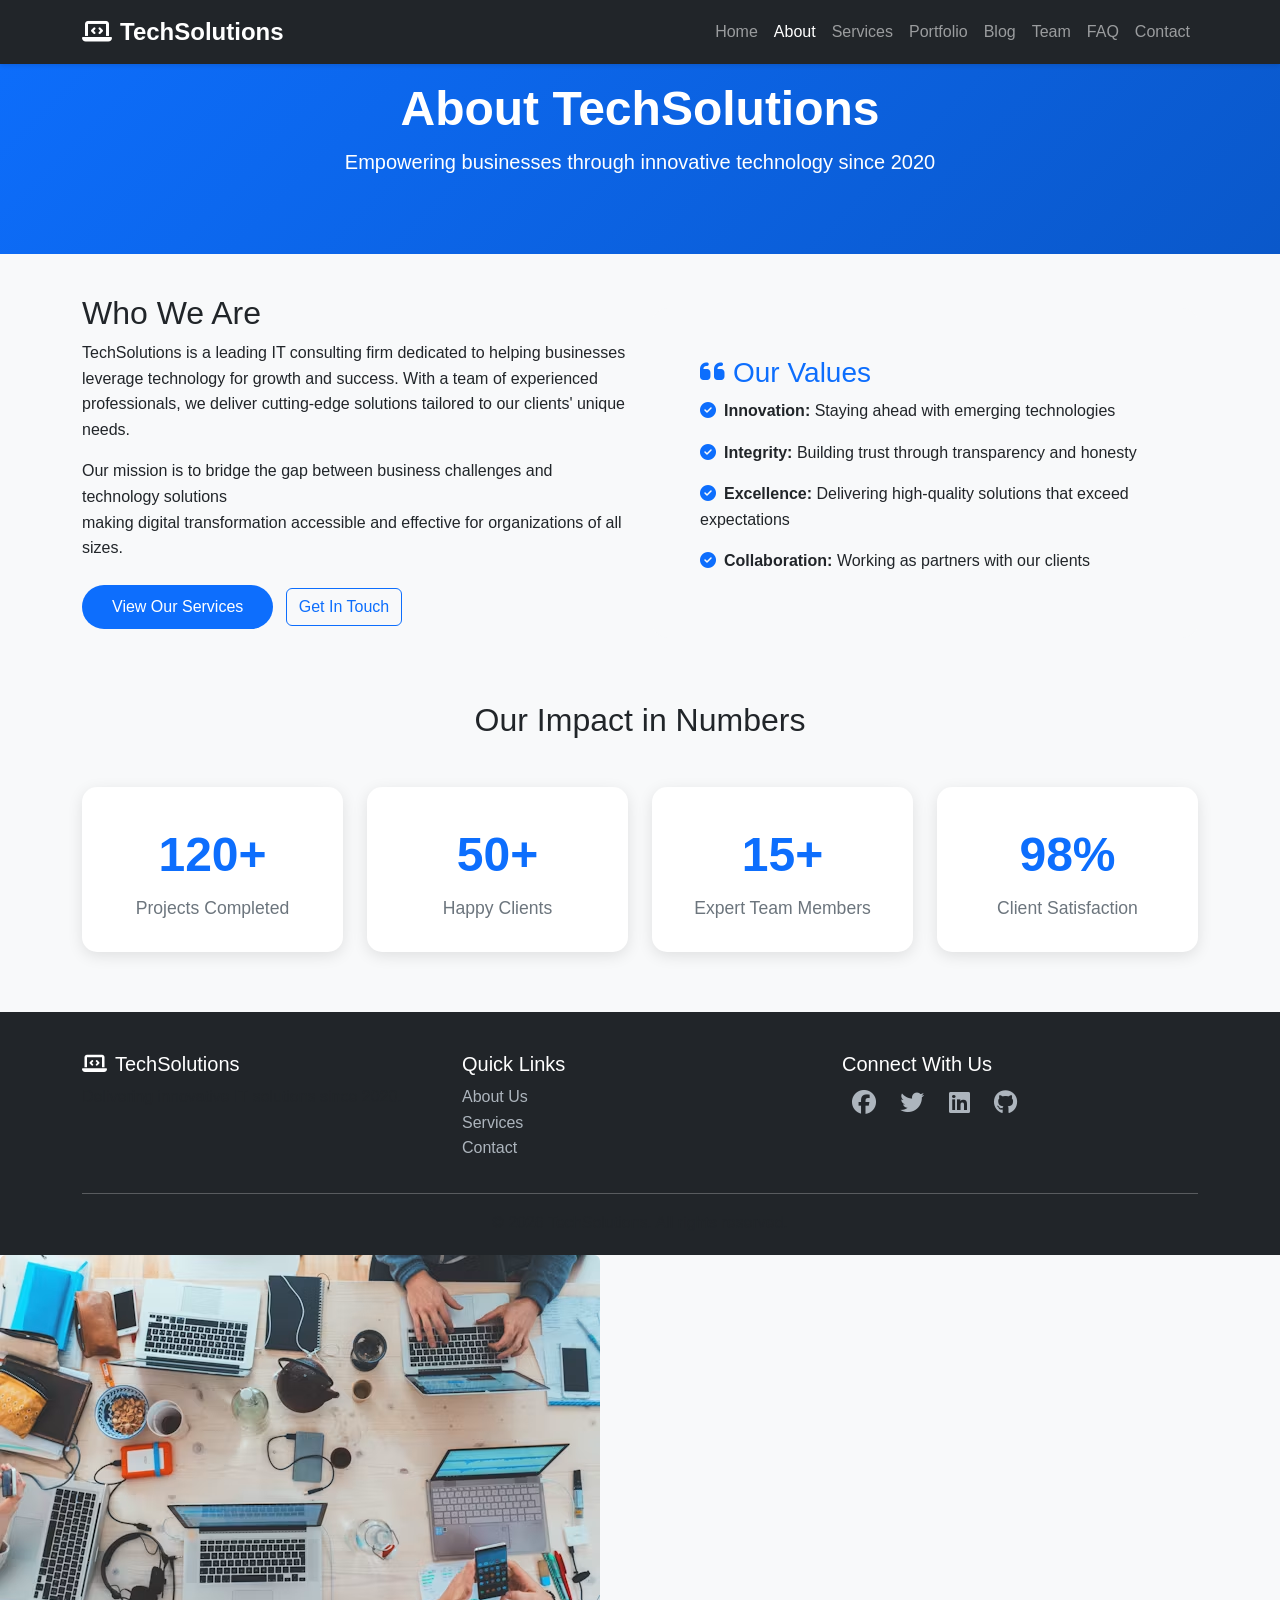
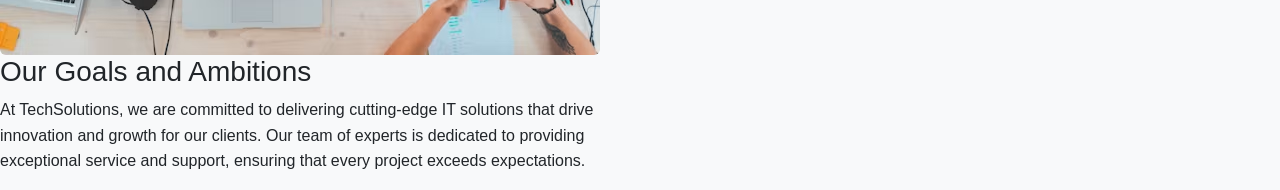
<file: about.html>
<!DOCTYPE html>
<html lang="en">
<head>
    <meta charset="UTF-8">
    <meta name="viewport" content="width=device-width, initial-scale=1.0">
    <title>About Us - TechSolutions</title>
    
    <!-- Bootstrap 5 CSS -->
    <link href="https://cdn.jsdelivr.net/npm/bootstrap@5.3.0/dist/css/bootstrap.min.css" rel="stylesheet">
    
    <!-- Custom CSS -->
<link rel="stylesheet" href="style.css">

    <!-- Font Awesome Icons -->
    <link rel="stylesheet" href="https://cdnjs.cloudflare.com/ajax/libs/font-awesome/6.4.0/css/all.min.css">
    
    <!-- Custom CSS -->
    <style>
        body {
            font-family: 'Segoe UI', Tahoma, Geneva, Verdana, sans-serif;
            background-color: #f8f9fa;
        }
        
        .page-header {
            background: linear-gradient(135deg, #0d6efd 0%, #0a58ca 100%);
            color: white;
            padding: 80px 0 60px;
            margin-bottom: 40px;
        }
        
        .page-header h1 {
            font-size: 3rem;
            font-weight: 700;
        }
        
        .stats-card {
            background: white;
            border-radius: 15px;
            padding: 30px;
            text-align: center;
            box-shadow: 0 4px 15px rgba(0,0,0,0.1);
            transition: transform 0.3s ease;
            height: 100%;
        }
        
        .stats-card:hover {
            transform: translateY(-5px);
        }
        
        .stats-number {
            font-size: 3rem;
            font-weight: 700;
            color: #0d6efd;
        }
        
        .stats-label {
            color: #6c757d;
            font-size: 1.1rem;
        }
        
        .footer {
            background-color: #212529;
            color: white;
            padding: 40px 0 20px;
            margin-top: 60px;
        }
        
        .footer a {
            color: #adb5bd;
            text-decoration: none;
        }
        
        .footer a:hover {
            color: white;
        }
        
        .footer .social-icons a {
            font-size: 1.5rem;
            margin: 0 10px;
        }
    </style>
</head>
<body>
    
    <!-- Navigation (SAME as index.html) -->
    <nav class="navbar navbar-expand-lg navbar-dark bg-dark fixed-top">
        <div class="container">

            <a class="navbar-brand fw-bold" href="index.html">
                <i class="fas fa-laptop-code me-2"></i>TechSolutions

            </a>
            <button class="navbar-toggler" type="button" data-bs-toggle="collapse" data-bs-target="#navbarNav">
                <span class="navbar-toggler-icon"></span>
            </button>
            <div class="collapse navbar-collapse" id="navbarNav">
                <ul class="navbar-nav ms-auto">
                    <li class="nav-item">
                        <a class="nav-link" href="index.html">Home</a>
                    </li>
                    <li class="nav-item">
                        <a class="nav-link active" href="about.html">About</a>
                    </li>
                    <li class="nav-item">
                        <a class="nav-link" href="services.html">Services</a>
                    </li>
                    <li class="nav-item">
                        <a class="nav-link" href="portfolio.html">Portfolio</a>
                    </li>
                    <li class="nav-item">
                        <a class="nav-link" href="blog.html">Blog</a>
                    </li>
                    <li class="nav-item">
                        <a class="nav-link" href="team.html">Team</a>
                    </li>
                    <li class="nav-item">
                        <a class="nav-link" href="faq.html">FAQ</a>
                    </li>
                    <li class="nav-item">
                        <a class="nav-link" href="contact.html">Contact</a>
                    </li>
                </ul>
            </div>
        </div>
    </nav>
    
    <!-- Page Header -->
    <section class="page-header">
        <div class="container text-center">
            <h1>About TechSolutions</h1>
            <p class="lead">Empowering businesses through innovative technology since 2020</p>
        </div>
    </section>

    
    <!-- Company Info -->
    <section class="container mb-5">
        <div class="row align-items-center">
            <div class="col-lg-6 mb-4">
                <h2>Who We Are</h2>
                <p>TechSolutions is a leading IT consulting firm dedicated to helping businesses leverage technology for growth and success. With a team of experienced professionals, we deliver cutting-edge solutions tailored to our clients' unique needs.</p>
                <p>Our mission is to bridge the gap between business challenges and technology solutions<br> making digital transformation accessible and effective for organizations of all sizes.</p>
                <div class="mt-4">
                    <a href="services.html" class="btn btn-primary">View Our Services</a>
                    <a href="contact.html" class="btn btn-outline-primary ms-2">Get In Touch</a>
                </div>
            </div>
            <div class="col-lg-6">
                <div class="bg-light p-5 rounded-4">
                    <h3 class="text-primary"><i class="fas fa-quote-left me-2"></i>Our Values</h3>
                    <ul class="list-unstyled">
                        <li class="mb-3"><i class="fas fa-check-circle text-primary me-2"></i><strong>Innovation:</strong> Staying ahead with emerging technologies</li>
                        <li class="mb-3"><i class="fas fa-check-circle text-primary me-2"></i><strong>Integrity:</strong> Building trust through transparency and honesty</li>
                        <li class="mb-3"><i class="fas fa-check-circle text-primary me-2"></i><strong>Excellence:</strong> Delivering high-quality solutions that exceed expectations</li>
                        <li class="mb-3"><i class="fas fa-check-circle text-primary me-2"></i><strong>Collaboration:</strong> Working as partners with our clients</li>
                    </ul>
                </div>
            </div>
        </div>
    </section>

    
    <!-- Statistics -->
    <section class="container mb-5">
        <h2 class="text-center mb-5">Our Impact in Numbers</h2>
        <div class="row g-4">
            <div class="col-md-3">
                <div class="stats-card">
                    <div class="stats-number">120+</div>
                    <div class="stats-label">Projects Completed</div>
                </div>
            </div>
            <div class="col-md-3">
                <div class="stats-card">
                    <div class="stats-number">50+</div>
                    <div class="stats-label">Happy Clients</div>
                </div>
            </div>
            <div class="col-md-3">
                <div class="stats-card">
                    <div class="stats-number">15+</div>
                    <div class="stats-label">Expert Team Members</div>
                </div>
            </div>
            <div class="col-md-3">
                <div class="stats-card">
                    <div class="stats-number">98%</div>
                    <div class="stats-label">Client Satisfaction</div>
                </div>
            </div>
        </div>
    </section>

    
    <!-- Footer -->

    <footer class="footer">
        <div class="container">
            <div class="row">
                <div class="col-md-4">
                    <h5><i class="fas fa-laptop-code me-2"></i>TechSolutions</h5>
                    <p class="text-muted">Delivering innovative IT solutions since 2020.</p>
                </div>
                <div class="col-md-4">
                    <h5>Quick Links</h5>
                    <ul class="list-unstyled">
                        <li><a href="about.html">About Us</a></li>
                        <li><a href="services.html">Services</a></li>
                        <li><a href="contact.html">Contact</a></li>
                    </ul>
                </div>
                <div class="col-md-4">
                    <h5>Connect With Us</h5>
                    <div class="social-icons">
                        <a href="#"><i class="fab fa-facebook"></i></a>
                        <a href="#"><i class="fab fa-twitter"></i></a>
                        <a href="#"><i class="fab fa-linkedin"></i></a>
                        <a href="#"><i class="fab fa-github"></i></a>
                    </div>
                </div>
            </div>
            <hr class="bg-secondary">
            <p class="text-center text-muted mb-0">&copy; 2026 TechSolutions. All rights reserved.</p>
        </div>
    </footer>
    
    <!-- Bootstrap 5 JS -->
    <script src="https://cdn.jsdelivr.net/npm/bootstrap@5.3.0/dist/js/bootstrap.bundle.min.js"></script>

    <div class="col-lg-6">
    <img src="images/project05.avif" alt="Our office" class="img-fluid rounded">
</div>

<!-- The company goals and ambitions -->
<div class="col-lg-6">
    <h3>Our Goals and Ambitions</h3>
    <p>At TechSolutions, we are committed to delivering cutting-edge IT solutions that drive innovation and growth for our clients. Our team of experts is dedicated to providing exceptional service and support, ensuring that every project exceeds expectations.</p>
</div>

<!-- ============================================================
     TechSolutions - About Page
     Description: Company information, mission, and values
     Author: TechSolutions Team
     ============================================================ -->

</body>
</html>
</file>
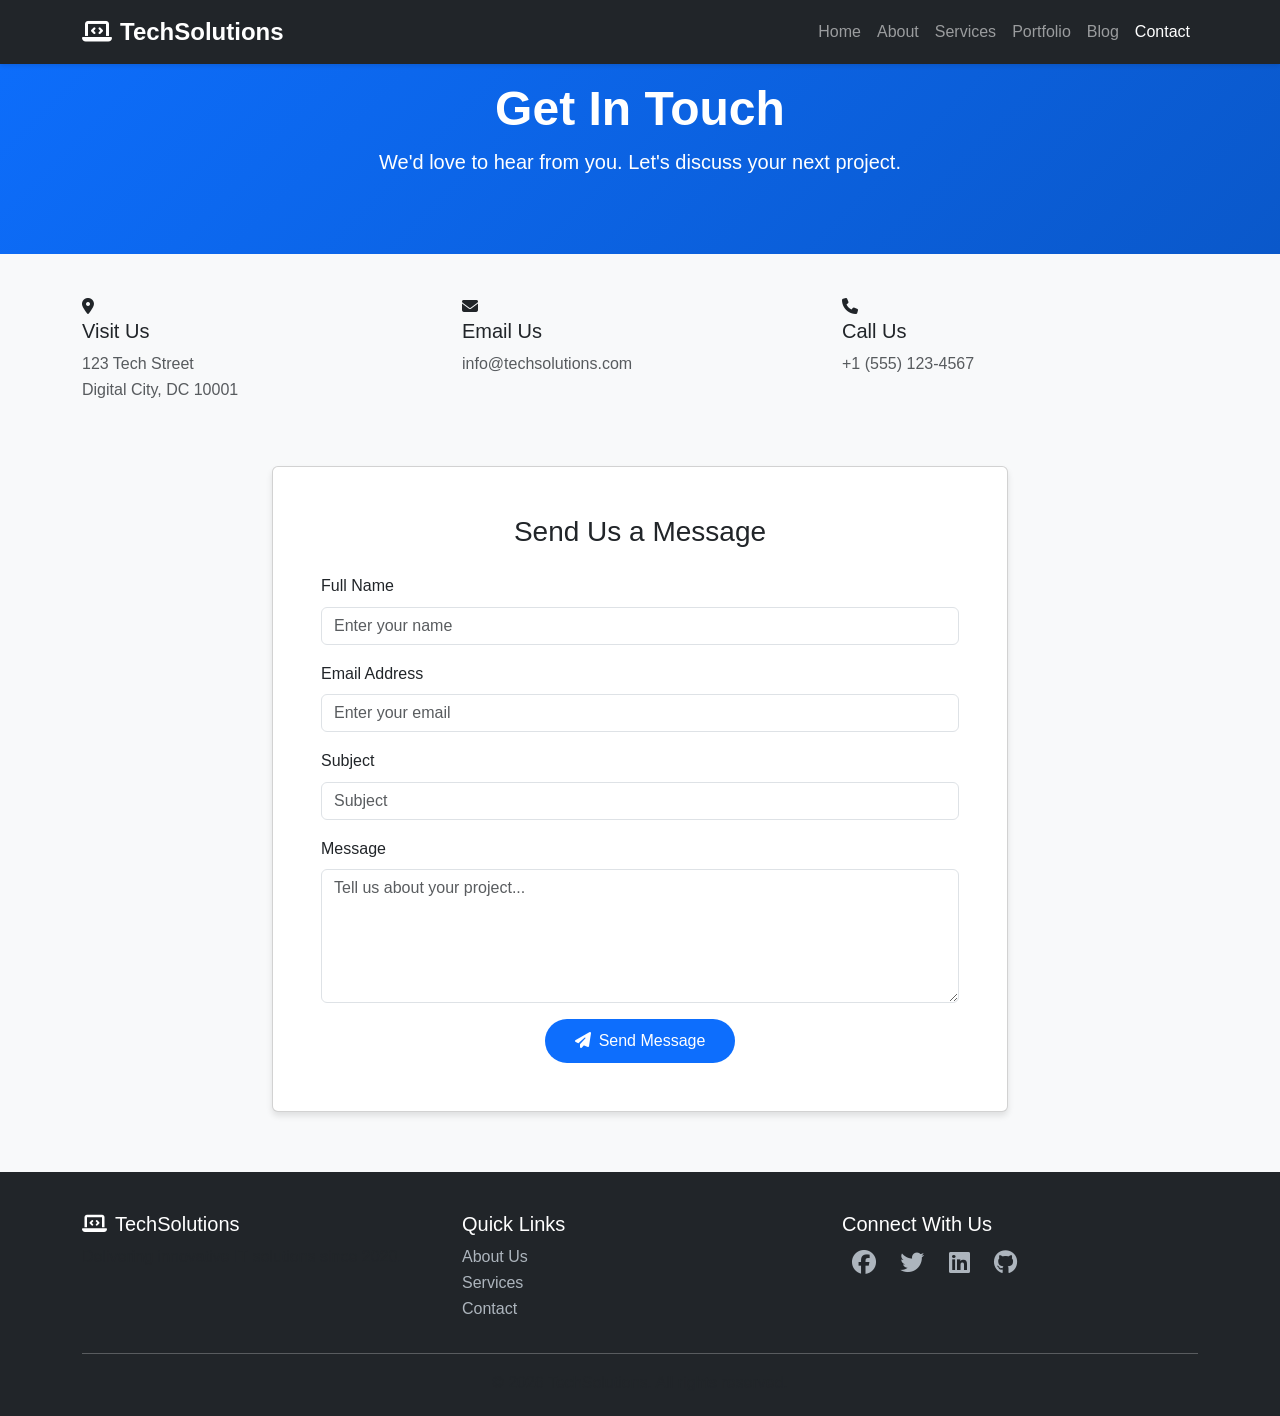
<file: contact.html>
<!DOCTYPE html>
<html lang="en">
<head>
    <meta charset="UTF-8">
    <meta name="viewport" content="width=device-width, initial-scale=1.0">
    <title>Contact Us - TechSolutions</title>
    
    <!-- Bootstrap 5 CSS -->
    <link href="https://cdn.jsdelivr.net/npm/bootstrap@5.3.0/dist/css/bootstrap.min.css" rel="stylesheet">
    
    <!-- Font Awesome Icons -->
    <link rel="stylesheet" href="https://cdnjs.cloudflare.com/ajax/libs/font-awesome/6.4.0/css/all.min.css">
    
    <!-- Custom CSS -->
    <link rel="stylesheet" href="style.css">
</head>
<body>
    
    <!-- Navigation -->
    <nav class="navbar navbar-expand-lg navbar-dark bg-dark fixed-top">
        <div class="container">
            <a class="navbar-brand fw-bold" href="index.html">
                <i class="fas fa-laptop-code me-2"></i>TechSolutions
            </a>
            <button class="navbar-toggler" type="button" data-bs-toggle="collapse" data-bs-target="#navbarNav">
                <span class="navbar-toggler-icon"></span>
            </button>
            <div class="collapse navbar-collapse" id="navbarNav">
                <ul class="navbar-nav ms-auto">
                    <li class="nav-item">
                        <a class="nav-link" href="index.html">Home</a>
                    </li>
                    <li class="nav-item">
                        <a class="nav-link" href="about.html">About</a>
                    </li>
                    <li class="nav-item">
                        <a class="nav-link" href="service.html">Services</a>
                    </li>
                    <li class="nav-item">
                        <a class="nav-link" href="portfolio.html">Portfolio</a>
                    </li>
                    <li class="nav-item">
                        <a class="nav-link" href="blog.html">Blog</a>
                    </li>
                    <li class="nav-item">
                        <a class="nav-link active" href="contact.html">Contact</a>
                    </li>
                </ul>
            </div>
        </div>
    </nav>
    
    <!-- Page Header -->
    <section class="page-header">
        <div class="container text-center">
            <h1>Get In Touch</h1>
            <p class="lead">We'd love to hear from you. Let's discuss your next project.</p>
        </div>
    </section>
    
    <!-- Contact Form and Info -->
    <section class="container">
        <div class="row g-4">
            <!-- Contact Info -->
            <div class="col-md-4">
                <div class="contact-card">
                    <div class="contact-icon">
                        <i class="fas fa-map-marker-alt"></i>
                    </div>
                    <h5>Visit Us</h5>
                    <p class="text-muted">123 Tech Street<br>Digital City, DC 10001</p>
                </div>
            </div>
            
            <div class="col-md-4">
                <div class="contact-card">
                    <div class="contact-icon">
                        <i class="fas fa-envelope"></i>
                    </div>
                    <h5>Email Us</h5>
                    <p class="text-muted">info@techsolutions.com</p>
                </div>
            </div>
            
            <div class="col-md-4">
                <div class="contact-card">
                    <div class="contact-icon">
                        <i class="fas fa-phone"></i>
                    </div>
                    <h5>Call Us</h5>
                    <p class="text-muted">+1 (555) 123-4567</p>
                </div>
            </div>
        </div>
        
        <!-- Contact Form -->
        <div class="row mt-5">
            <div class="col-lg-8 mx-auto">
                <div class="card p-4 p-md-5">
                    <h3 class="text-center mb-4">Send Us a Message</h3>
                    <form id="contactForm">
                        <div class="mb-3">
                            <label for="name" class="form-label">Full Name</label>
                            <input type="text" class="form-control" id="name" placeholder="Enter your name" required>
                        </div>
                        <div class="mb-3">
                            <label for="email" class="form-label">Email Address</label>
                            <input type="email" class="form-control" id="email" placeholder="Enter your email" required>
                        </div>
                        <div class="mb-3">
                            <label for="subject" class="form-label">Subject</label>
                            <input type="text" class="form-control" id="subject" placeholder="Subject">
                        </div>
                        <div class="mb-3">
                            <label for="message" class="form-label">Message</label>
                            <textarea class="form-control" id="message" rows="5" placeholder="Tell us about your project..." required></textarea>
                        </div>
                        <div class="text-center">
                            <button type="submit" class="btn btn-primary btn-submit">
                                <i class="fas fa-paper-plane me-2"></i>Send Message
                            </button>
                        </div>
                    </form>
                </div>
            </div>
        </div>
    </section>
    
    <!-- Footer -->
    <footer class="footer">
        <div class="container">
            <div class="row">
                <div class="col-md-4">
                    <h5><i class="fas fa-laptop-code me-2"></i>TechSolutions</h5>
                    <p class="text-muted">Delivering innovative IT solutions since 2020.</p>
                </div>
                <div class="col-md-4">
                    <h5>Quick Links</h5>
                    <ul class="list-unstyled">
                        <li><a href="about.html">About Us</a></li>
                        <li><a href="service.html">Services</a></li>
                        <li><a href="contact.html">Contact</a></li>
                    </ul>
                </div>
                <div class="col-md-4">
                    <h5>Connect With Us</h5>
                    <div class="social-icons">
                        <a href="#"><i class="fab fa-facebook"></i></a>
                        <a href="#"><i class="fab fa-twitter"></i></a>
                        <a href="#"><i class="fab fa-linkedin"></i></a>
                        <a href="#"><i class="fab fa-github"></i></a>
                    </div>
                </div>
            </div>
            <hr class="bg-secondary">
            <p class="text-center text-muted mb-0">&copy; 2026 TechSolutions. All rights reserved.</p>
        </div>
    </footer>
    
    <!-- Bootstrap 5 JS -->
    <script src="https://cdn.jsdelivr.net/npm/bootstrap@5.3.0/dist/js/bootstrap.bundle.min.js"></script>
    
    <!-- Custom JavaScript -->
    <script src="script.js"></script>

<!-- ============================================================
     TechSolutions - Contact Page
     Description: Contact form and company information
     Author: TechSolutions Team
     ============================================================ -->

</body>
</html>
</file>
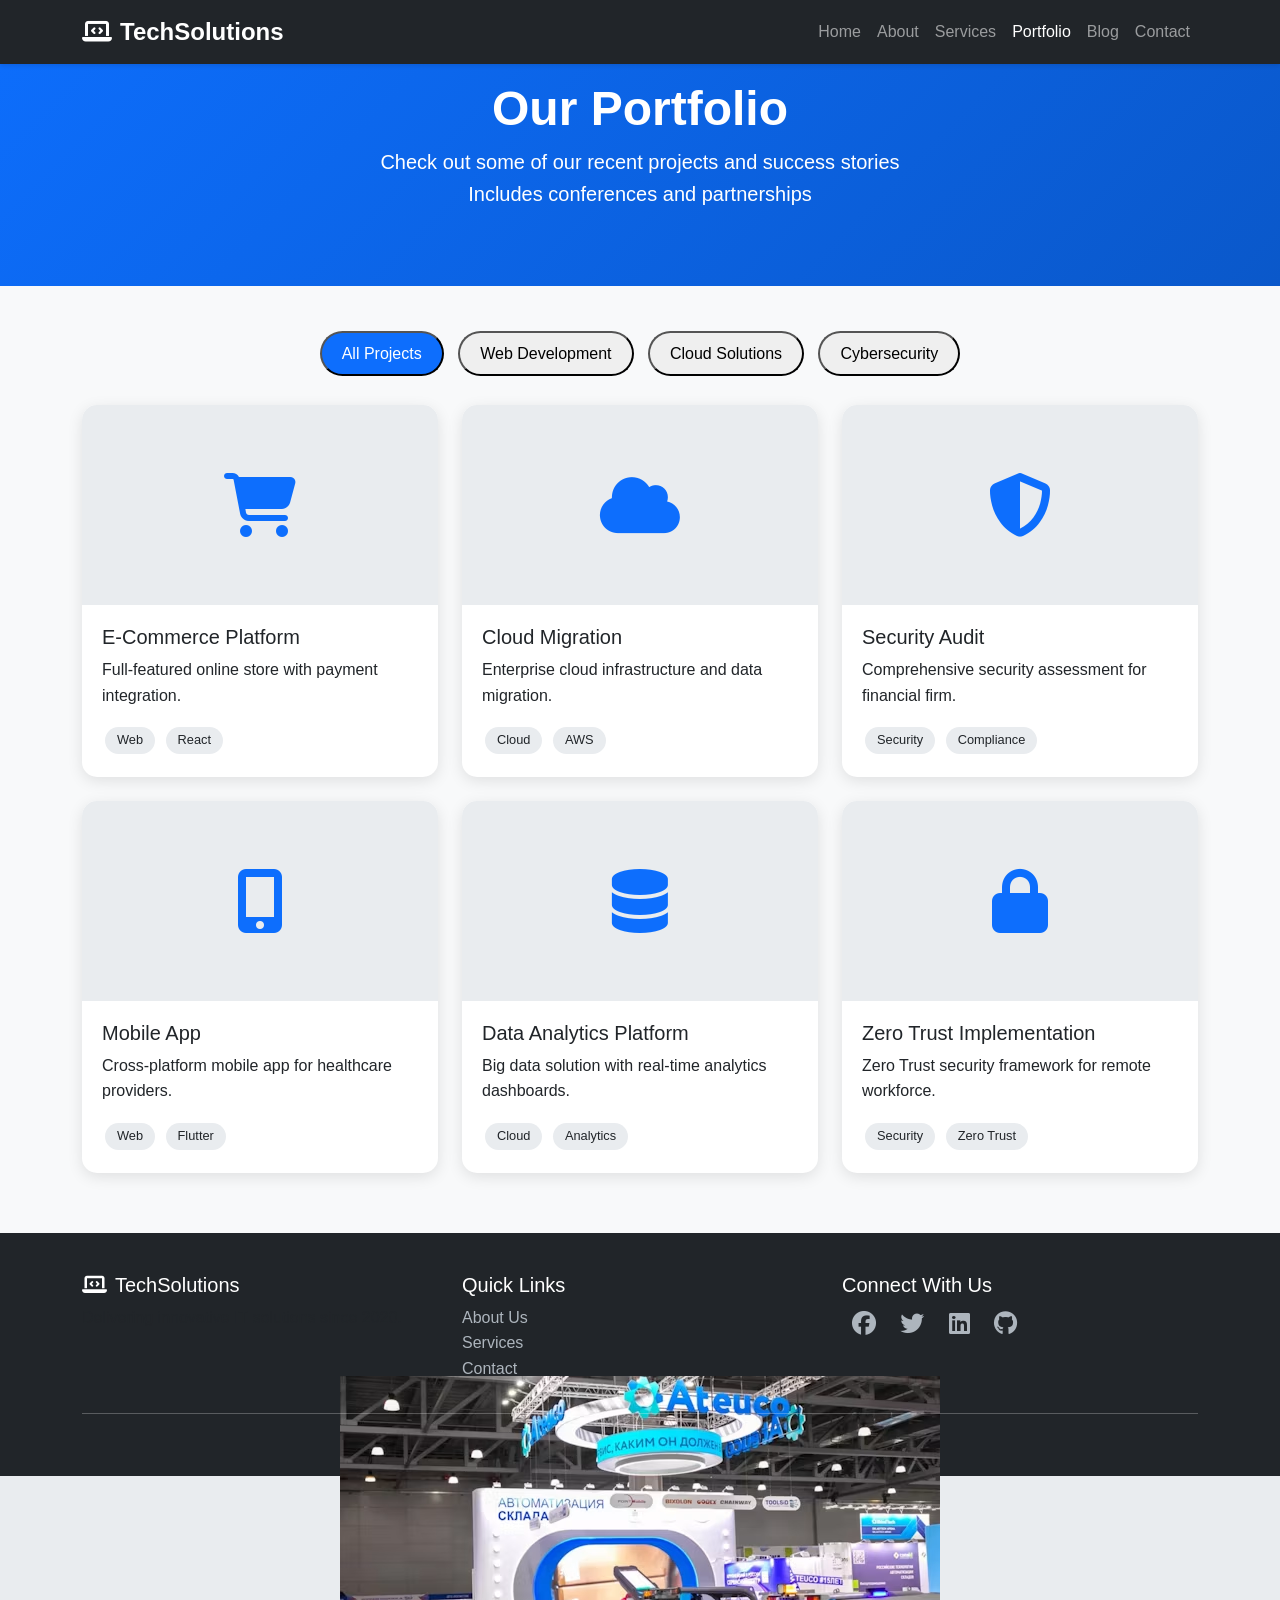
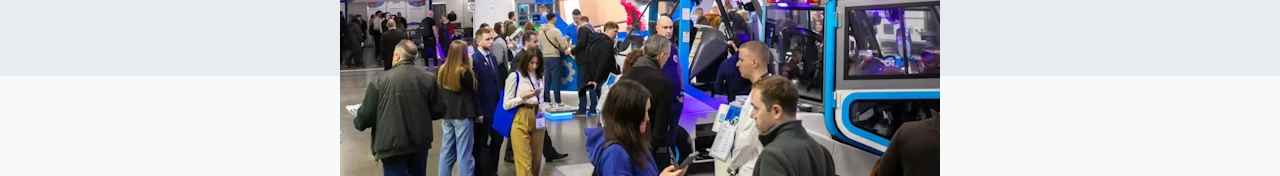
<file: portfolio.html>
<!DOCTYPE html>
<html lang="en">
<head>
    <meta charset="UTF-8">
    <meta name="viewport" content="width=device-width, initial-scale=1.0">
    <title>Portfolio - TechSolutions</title>
    
    <!-- Bootstrap 5 CSS -->

    <link href="https://cdn.jsdelivr.net/npm/bootstrap@5.3.0/dist/css/bootstrap.min.css" rel="stylesheet">
    
    <!-- Custom CSS -->

<link rel="stylesheet" href="style.css">

    <!-- Font Awesome Icons -->

    <link rel="stylesheet" href="https://cdnjs.cloudflare.com/ajax/libs/font-awesome/6.4.0/css/all.min.css">
    
    <!-- Custom CSS -->

    <link rel="stylesheet" href="style.css">
    
    <style>
        /* Page-specific styles */
        .page-header {
            background: linear-gradient(135deg, #0d6efd 0%, #0a58ca 100%);
            color: white;
            padding: 80px 0 60px;
            margin-bottom: 40px;
        }
        
        .page-header h1 {
            font-size: 3rem;
            font-weight: 700;
        }
        
        .filter-btn {
            margin: 5px;
            border-radius: 25px;
            padding: 8px 20px;
            cursor: pointer;
            transition: all 0.3s ease;
        }
        
        .filter-btn.active {
            background-color: #0d6efd;
            color: white;
        }
        
        .project-card {
            background: white;
            border-radius: 15px;
            overflow: hidden;
            box-shadow: 0 4px 15px rgba(0,0,0,0.1);
            transition: transform 0.3s ease, box-shadow 0.3s ease;
            height: 100%;
        }
        
        .project-card:hover {
            transform: translateY(-5px);
            box-shadow: 0 8px 25px rgba(0,0,0,0.15);
        }
        
        .project-img {
            height: 200px;
            background: #e9ecef;
            display: flex;
            align-items: center;
            justify-content: center;
            font-size: 4rem;
            color: #0d6efd;
        }
        
        .project-body {
            padding: 20px;
        }
        
        .project-tag {
            display: inline-block;
            background: #e9ecef;
            padding: 3px 12px;
            border-radius: 15px;
            font-size: 0.8rem;
            margin: 3px;
        }
    </style>
</head>
<body>
    
    <!-- Navigation -->

    <nav class="navbar navbar-expand-lg navbar-dark bg-dark fixed-top">
        <div class="container">
            <a class="navbar-brand fw-bold" href="index.html">
                <i class="fas fa-laptop-code me-2"></i>TechSolutions
            </a>
            <button class="navbar-toggler" type="button" data-bs-toggle="collapse" data-bs-target="#navbarNav">
                <span class="navbar-toggler-icon"></span>
            </button>
            <div class="collapse navbar-collapse" id="navbarNav">
                <ul class="navbar-nav ms-auto">
                    <li class="nav-item">
                        <a class="nav-link" href="index.html">Home</a>
                    </li>
                    <li class="nav-item">
                        <a class="nav-link" href="about.html">About</a>
                    </li>
                    <li class="nav-item">
                        <a class="nav-link" href="service.html">Services</a>
                    </li>
                    <li class="nav-item">
                        <a class="nav-link active" href="portfolio.html">Portfolio</a>
                    </li>
                    <li class="nav-item">
                        <a class="nav-link" href="blog.html">Blog</a>
                    </li>
                    <li class="nav-item">
                        <a class="nav-link" href="contact.html">Contact</a>
                    </li>
                </ul>
            </div>
        </div>
    </nav>
    
    <!-- Page Header -->

    <section class="page-header">
        <div class="container text-center">
            <h1>Our Portfolio</h1>
            <p class="lead">Check out some of our recent projects and success stories<br>Includes conferences and partnerships</p>
        </div>
    </section>
    
    <!-- Portfolio Filter -->

    <section class="container">
        <div class="text-center mb-4">
            <button class="filter-btn active" data-filter="all">All Projects</button>
            <button class="filter-btn" data-filter="web">Web Development</button>
            <button class="filter-btn" data-filter="cloud">Cloud Solutions</button>
            <button class="filter-btn" data-filter="security">Cybersecurity</button>
        </div>
        
        <div class="row g-4" id="projectGrid">

            <!-- Project 1 -->

            <div class="col-md-4 project-item" data-category="web">
                <div class="project-card">
                    <div class="project-img">
                        <i class="fas fa-shopping-cart"></i>
                    </div>
                    <div class="project-body">
                        <h5>E-Commerce Platform</h5>
                        <p>Full-featured online store with payment integration.</p>
                        <span class="project-tag">Web</span>
                        <span class="project-tag">React</span>
                    </div>
                </div>
            </div>
            
            <!-- Project 2 -->

            <div class="col-md-4 project-item" data-category="cloud">
                <div class="project-card">
                    <div class="project-img">
                        <i class="fas fa-cloud"></i>
                    </div>
                    <div class="project-body">
                        <h5>Cloud Migration</h5>
                        <p>Enterprise cloud infrastructure and data migration.</p>
                        <span class="project-tag">Cloud</span>
                        <span class="project-tag">AWS</span>
                    </div>
                </div>
            </div>
            
            <!-- Project 3 -->

            <div class="col-md-4 project-item" data-category="security">
                <div class="project-card">
                    <div class="project-img">
                        <i class="fas fa-shield-alt"></i>
                    </div>
                    <div class="project-body">
                        <h5>Security Audit</h5>
                        <p>Comprehensive security assessment for financial firm.</p>
                        <span class="project-tag">Security</span>
                        <span class="project-tag">Compliance</span>
                    </div>
                </div>
            </div>
            
            <!-- Project 4 -->

            <div class="col-md-4 project-item" data-category="web">
                <div class="project-card">
                    <div class="project-img">
                        <i class="fas fa-mobile-alt"></i>
                    </div>
                    <div class="project-body">
                        <h5>Mobile App</h5>
                        <p>Cross-platform mobile app for healthcare providers.</p>
                        <span class="project-tag">Web</span>
                        <span class="project-tag">Flutter</span>
                    </div>
                </div>
            </div>
            
            <!-- Project 5 -->

            <div class="col-md-4 project-item" data-category="cloud">
                <div class="project-card">
                    <div class="project-img">
                        <i class="fas fa-database"></i>
                    </div>
                    <div class="project-body">
                        <h5>Data Analytics Platform</h5>
                        <p>Big data solution with real-time analytics dashboards.</p>
                        <span class="project-tag">Cloud</span>
                        <span class="project-tag">Analytics</span>
                    </div>
                </div>
            </div>
            
            <!-- Project 6 -->

            <div class="col-md-4 project-item" data-category="security">
                <div class="project-card">
                    <div class="project-img">
                        <i class="fas fa-lock"></i>
                    </div>
                    <div class="project-body">
                        <h5>Zero Trust Implementation</h5>
                        <p>Zero Trust security framework for remote workforce.</p>
                        <span class="project-tag">Security</span>
                        <span class="project-tag">Zero Trust</span>
                    </div>
                </div>
            </div>
        </div>
    </section>

    
    <!-- Footer -->

    <footer class="footer">
        <div class="container">
            <div class="row">
                <div class="col-md-4">
                    <h5><i class="fas fa-laptop-code me-2"></i>TechSolutions</h5>
                    <p class="text-muted">Delivering innovative IT solutions since 2020.</p>
                </div>
                <div class="col-md-4">
                    <h5>Quick Links</h5>
                    <ul class="list-unstyled">
                        <li><a href="about.html">About Us</a></li>
                        <li><a href="service.html">Services</a></li>
                        <li><a href="contact.html">Contact</a></li>
                    </ul>
                </div>
                <div class="col-md-4">
                    <h5>Connect With Us</h5>
                    <div class="social-icons">
                        <a href="#"><i class="fab fa-facebook"></i></a>
                        <a href="#"><i class="fab fa-twitter"></i></a>
                        <a href="#"><i class="fab fa-linkedin"></i></a>
                        <a href="#"><i class="fab fa-github"></i></a>
                    </div>
                </div>
            </div>
            <hr class="bg-secondary">
            <p class="text-center text-muted mb-0">&copy; 2026 TechSolutions. All rights reserved.</p>
        </div>
    </footer>
    
    <!-- Bootstrap 5 JS -->

    <script src="https://cdn.jsdelivr.net/npm/bootstrap@5.3.0/dist/js/bootstrap.bundle.min.js"></script>
    
    <!-- Portfolio Filter JavaScript -->

    <script>
        document.addEventListener('DOMContentLoaded', function() {
            const filterButtons = document.querySelectorAll('.filter-btn');
            const projects = document.querySelectorAll('.project-item');
            
            filterButtons.forEach(button => {
                button.addEventListener('click', function() {
                    // Remove active class from all buttons
                    filterButtons.forEach(btn => btn.classList.remove('active'));
                    this.classList.add('active');
                    
                    const filterValue = this.dataset.filter;
                    
                    projects.forEach(project => {
                        if (filterValue === 'all' || project.dataset.category === filterValue) {
                            project.style.display = 'block';
                        } else {
                            project.style.display = 'none';
                        }
                    });
                });
            });
        });
    </script>

    <div class="project-img">
    <img src="images/web dev pic 03.avif" alt="Web development project" class="img-fluid">
</div>
</div>

<!-- ============================================================
     TechSolutions - Portfolio Page
     Description: Project showcase with filter functionality
     Author: TechSolutions Team
     ============================================================ -->

</body>
</html>
</file>
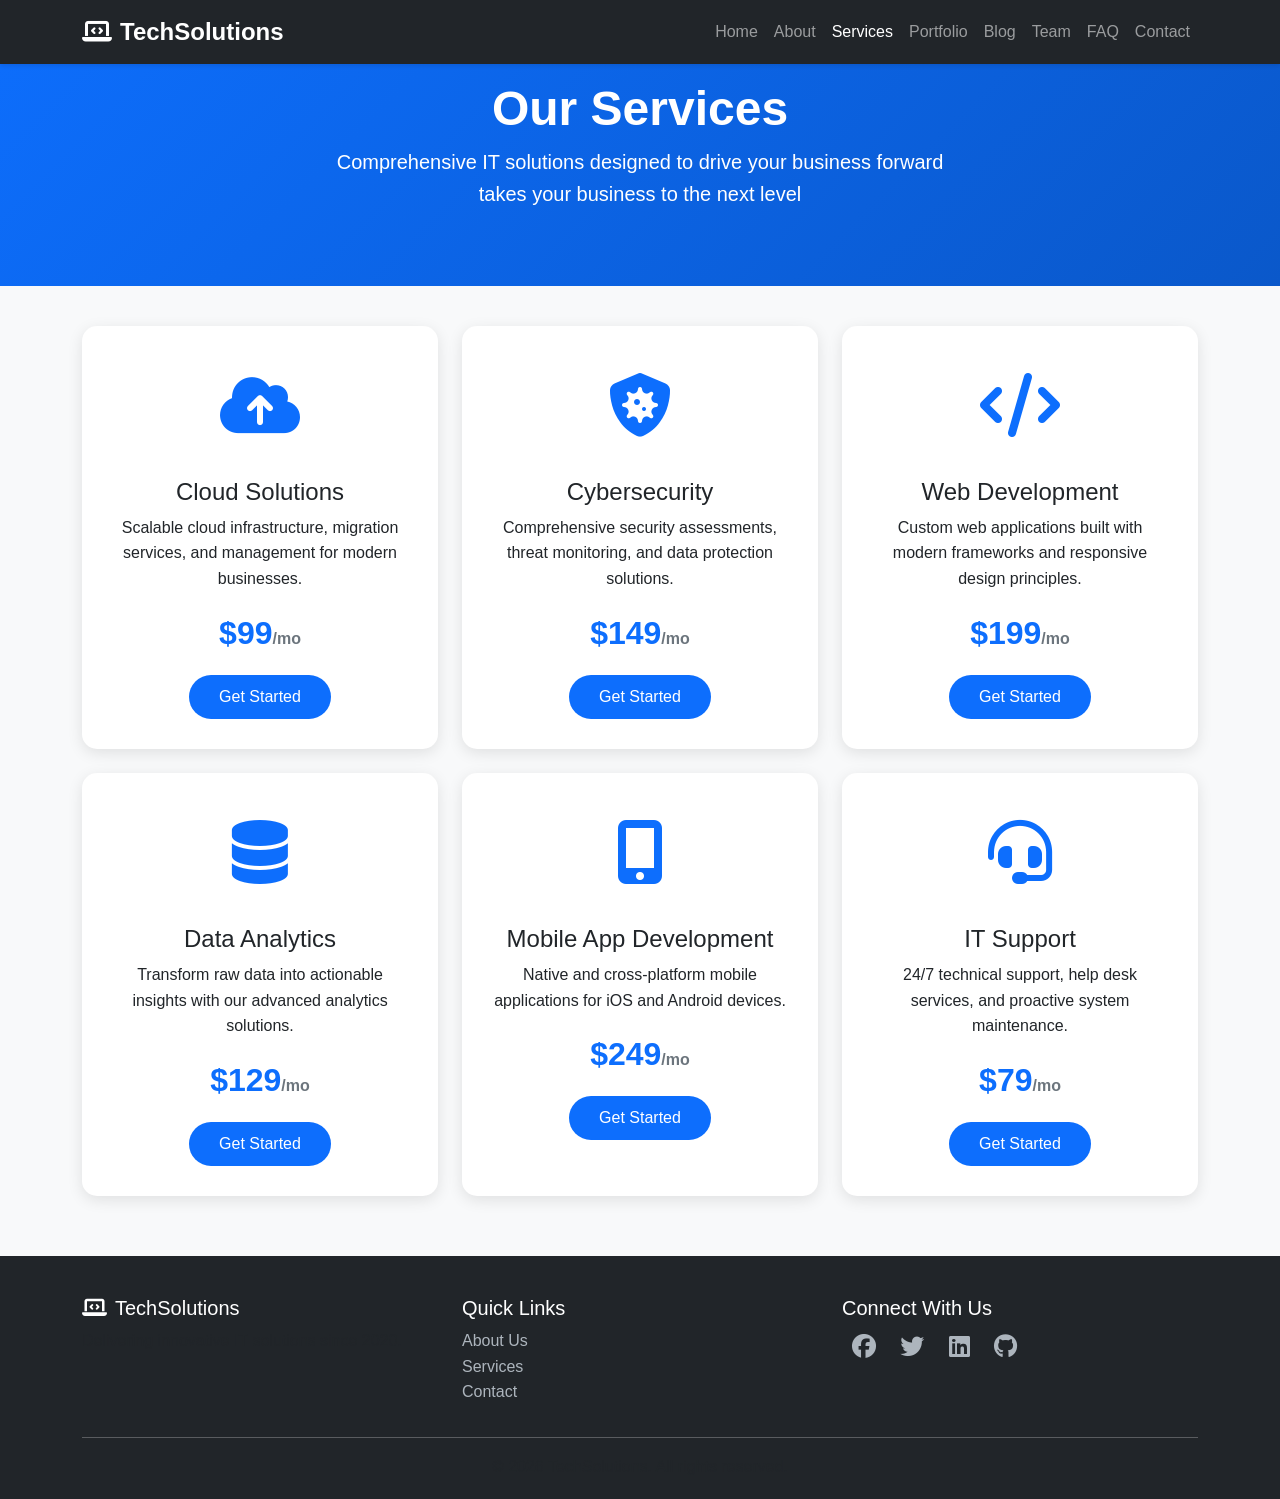
<file: service.html>
<!DOCTYPE html>
<html lang="en">
<head>
    <meta charset="UTF-8">
    <meta name="viewport" content="width=device-width, initial-scale=1.0">
    <title>Our Services - TechSolutions</title>
    
    <!-- Bootstrap 5 CSS -->

    <link href="https://cdn.jsdelivr.net/npm/bootstrap@5.3.0/dist/css/bootstrap.min.css" rel="stylesheet">
    
    <!-- Custom CSS -->

<link rel="stylesheet" href="style.css">

    <!-- Font Awesome Icons -->

    <link rel="stylesheet" href="https://cdnjs.cloudflare.com/ajax/libs/font-awesome/6.4.0/css/all.min.css">
    
    <!-- Custom CSS -->

    <style>
        body {
            font-family: 'Segoe UI', Tahoma, Geneva, Verdana, sans-serif;
            background-color: #f8f9fa;
        }
        
        .page-header {
            background: linear-gradient(135deg, #0d6efd 0%, #0a58ca 100%);
            color: white;
            padding: 80px 0 60px;
            margin-bottom: 40px;
        }
        
        .page-header h1 {
            font-size: 3rem;
            font-weight: 700;
        }
        
        .service-card {
            background: white;
            border-radius: 15px;
            padding: 30px;
            box-shadow: 0 4px 15px rgba(0,0,0,0.1);
            transition: transform 0.3s ease, box-shadow 0.3s ease;
            height: 100%;
            text-align: center;
        }
        
        .service-card:hover {
            transform: translateY(-5px);
            box-shadow: 0 8px 25px rgba(0,0,0,0.15);
        }
        
        .service-icon {
            font-size: 4rem;
            color: #0d6efd;
            margin-bottom: 20px;
        }
        
        .service-price {
            font-size: 2rem;
            font-weight: 700;
            color: #0d6efd;
        }
        
        .service-card .btn {
            border-radius: 25px;
            padding: 10px 30px;
        }
        
        .footer {
            background-color: #212529;
            color: white;
            padding: 40px 0 20px;
            margin-top: 60px;
        }
        
        .footer a {
            color: #adb5bd;
            text-decoration: none;
        }
        
        .footer a:hover {
            color: white;
        }
        
        .footer .social-icons a {
            font-size: 1.5rem;
            margin: 0 10px;
        }
    </style>
</head>
<body>
    
    <!-- Navigation -->

    <nav class="navbar navbar-expand-lg navbar-dark bg-dark fixed-top">
        <div class="container">
            <a class="navbar-brand fw-bold" href="index.html">
                <i class="fas fa-laptop-code me-2"></i>TechSolutions
            </a>
            <button class="navbar-toggler" type="button" data-bs-toggle="collapse" data-bs-target="#navbarNav">
                <span class="navbar-toggler-icon"></span>
            </button>
            <div class="collapse navbar-collapse" id="navbarNav">
                <ul class="navbar-nav ms-auto">
                    <li class="nav-item">
                        <a class="nav-link" href="index.html">Home</a>
                    </li>
                    <li class="nav-item">
                        <a class="nav-link" href="about.html">About</a>
                    </li>
                    <li class="nav-item">
                        <a class="nav-link active" href="services.html">Services</a>
                    </li>
                    <li class="nav-item">
                        <a class="nav-link" href="portfolio.html">Portfolio</a>
                    </li>
                    <li class="nav-item">
                        <a class="nav-link" href="blog.html">Blog</a>
                    </li>
                    <li class="nav-item">
                        <a class="nav-link" href="team.html">Team</a>
                    </li>
                    <li class="nav-item">
                        <a class="nav-link" href="faq.html">FAQ</a>
                    </li>
                    <li class="nav-item">
                        <a class="nav-link" href="contact.html">Contact</a>
                    </li>
                </ul>
            </div>
        </div>
    </nav>
    
    <!-- Page Header -->

    <section class="page-header">
        <div class="container text-center">
            <h1>Our Services</h1>
            <p class="lead">Comprehensive IT solutions designed to drive your business forward<br>takes your business to the next level</p>
        </div>
    </section>
    
    <!-- Services Grid -->

    <section class="container">
        <div class="row g-4">
            <!-- Service 1 -->
            <div class="col-md-4">
                <div class="service-card">
                    <div class="service-icon">
                        <i class="fas fa-cloud-upload-alt"></i>
                    </div>
                    <h4>Cloud Solutions</h4>
                    <p>Scalable cloud infrastructure, migration services, and management for modern businesses.</p>
                    <div class="service-price">$99<span style="font-size:1rem;color:#6c757d;">/mo</span></div>
                    <a href="contact.html" class="btn btn-primary mt-3">Get Started</a>
                </div>
            </div>
            
            <!-- Service 2 -->




            <div class="col-md-4">
                <div class="service-card">
                    <div class="service-icon">
                        <i class="fas fa-shield-virus"></i>
                    </div>
                    <h4>Cybersecurity</h4>
                    <p>Comprehensive security assessments, threat monitoring, and data protection solutions.</p>
                    <div class="service-price">$149<span style="font-size:1rem;color:#6c757d;">/mo</span></div>
                    <a href="contact.html" class="btn btn-primary mt-3">Get Started</a>
                </div>
            </div>
            
            <!-- Service 3 -->

            <div class="col-md-4">
                <div class="service-card">
                    <div class="service-icon">
                        <i class="fas fa-code"></i>
                    </div>
                    <h4>Web Development</h4>
                    <p>Custom web applications built with modern frameworks and responsive design principles.</p>
                    <div class="service-price">$199<span style="font-size:1rem;color:#6c757d;">/mo</span></div>
                    <a href="contact.html" class="btn btn-primary mt-3">Get Started</a>
                </div>
            </div>
            
            <!-- Service 4 -->

            <div class="col-md-4">
                <div class="service-card">
                    <div class="service-icon">
                        <i class="fas fa-database"></i>
                    </div>
                    <h4>Data Analytics</h4>
                    <p>Transform raw data into actionable insights with our advanced analytics solutions.</p>
                    <div class="service-price">$129<span style="font-size:1rem;color:#6c757d;">/mo</span></div>
                    <a href="contact.html" class="btn btn-primary mt-3">Get Started</a>
                </div>
            </div>
            
            <!-- Service 5 -->

            <div class="col-md-4">
                <div class="service-card">
                    <div class="service-icon">
                        <i class="fas fa-mobile-alt"></i>
                    </div>
                    <h4>Mobile App Development</h4>
                    <p>Native and cross-platform mobile applications for iOS and Android devices.</p>
                    <div class="service-price">$249<span style="font-size:1rem;color:#6c757d;">/mo</span></div>
                    <a href="contact.html" class="btn btn-primary mt-3">Get Started</a>
                </div>
            </div>
            
            <!-- Service 6 -->

            <div class="col-md-4">
                <div class="service-card">
                    <div class="service-icon">
                        <i class="fas fa-headset"></i>
                    </div>
                    <h4>IT Support</h4>
                    <p>24/7 technical support, help desk services, and proactive system maintenance.</p>
                    <div class="service-price">$79<span style="font-size:1rem;color:#6c757d;">/mo</span></div>
                    <a href="contact.html" class="btn btn-primary mt-3">Get Started</a>
                </div>
            </div>
        </div>
    </section>
    
    <!-- Footer -->

    <footer class="footer">
        <div class="container">
            <div class="row">
                <div class="col-md-4">
                    <h5><i class="fas fa-laptop-code me-2"></i>TechSolutions</h5>
                    <p class="text-muted">Delivering innovative IT solutions since 2020.</p>
                </div>
                <div class="col-md-4">
                    <h5>Quick Links</h5>
                    <ul class="list-unstyled">
                        <li><a href="about.html">About Us</a></li>
                        <li><a href="services.html">Services</a></li>
                        <li><a href="contact.html">Contact</a></li>
                    </ul>
                </div>
                <div class="col-md-4">
                    <h5>Connect With Us</h5>
                    <div class="social-icons">
                        <a href="#"><i class="fab fa-facebook"></i></a>
                        <a href="#"><i class="fab fa-twitter"></i></a>
                        <a href="#"><i class="fab fa-linkedin"></i></a>
                        <a href="#"><i class="fab fa-github"></i></a>
                    </div>
                </div>
            </div>
            <hr class="bg-secondary">
            <p class="text-center text-muted mb-0">&copy; 2026 TechSolutions. All rights reserved.</p>
        </div>
    </footer>
    
    <!-- Bootstrap 5 JS -->

    <script src="https://cdn.jsdelivr.net/npm/bootstrap@5.3.0/dist/js/bootstrap.bundle.min.js"></script>
<!-- ============================================================
     TechSolutions - Services Page
     Description: IT services offered with pricing
     Author: TechSolutions Team
     ============================================================ -->

</body>
</html>
</file>
<file: style.css>
/* Global Styles */
:root {
    --primary-color: #0d6efd;
    --secondary-color: #6c757d;
    --dark-color: #212529;
    --light-color: #f8f9fa;
}

body {
    font-family: 'Segoe UI', Tahoma, Geneva, Verdana, sans-serif;
    line-height: 1.6;
}

/* Navigation */
.navbar {
    box-shadow: 0 2px 4px rgba(0,0,0,0.1);
}

.navbar-brand {
    font-weight: bold;
    font-size: 1.5rem;
}

/* Hero Section */
.hero {
    background: linear-gradient(135deg, #667eea 0%, #764ba2 100%);
    color: white;
    padding: 100px 0;
    margin-bottom: 50px;
}

.hero h1 {
    font-size: 3.5rem;
    font-weight: bold;
    margin-bottom: 20px;
}

/* Cards */
.card {
    transition: transform 0.3s ease;
    box-shadow: 0 4px 6px rgba(0,0,0,0.1);
}

.card:hover {
    transform: translateY(-5px);
}

/* Buttons */
.btn-primary {
    background-color: var(--primary-color);
    border: none;
    padding: 10px 25px;
}

.btn-primary:hover {
    background-color: #0b5ed7;
    transform: scale(1.02);
}

/* Footer */
footer {
    margin-top: 50px;
}

footer a:hover {
    color: var(--primary-color) !important;
}

/* Responsive */
@media (max-width: 768px) {
    .hero h1 {
        font-size: 2rem;
    }
}
/* Global Styles for TechSolutions */
body {
    font-family: 'Segoe UI', Tahoma, Geneva, Verdana, sans-serif;
    background-color: #f8f9fa;
}

/* Navigation */
.navbar-brand {
    font-weight: 700;
}

/* Page Headers */
.page-header {
    background: linear-gradient(135deg, #0d6efd 0%, #0a58ca 100%);
    color: white;
    padding: 80px 0 60px;
    margin-bottom: 40px;
}

.page-header h1 {
    font-size: 3rem;
    font-weight: 700;
}

/* Cards */
.card-hover {
    transition: transform 0.3s ease, box-shadow 0.3s ease;
}

.card-hover:hover {
    transform: translateY(-5px);
    box-shadow: 0 8px 25px rgba(0,0,0,0.15);
}

/* Footer */
.footer {
    background-color: #212529;
    color: white;
    padding: 40px 0 20px;
    margin-top: 60px;
}

.footer a {
    color: #adb5bd;
    text-decoration: none;
    transition: color 0.3s ease;
}

.footer a:hover {
    color: white;
}

.footer .social-icons a {
    font-size: 1.5rem;
    margin: 0 10px;
}

/* Buttons */
.btn-primary {
    border-radius: 25px;
    padding: 10px 30px;
}

/* Responsive tweaks */
@media (max-width: 768px) {
    .page-header h1 {
        font-size: 2rem;
    }
    
    .hero h1 {
        font-size: 2.5rem;
    }
}

/* Smooth button transitions */
.btn {
    transition: all 0.3s ease;
}

.btn:hover {
    transform: scale(1.05);
    box-shadow: 0 4px 15px rgba(0,0,0,0.2);
}

/* Smooth link transitions */
a {
    transition: color 0.3s ease;
}

a:hover {
    color: #0d6efd;
}
</file>
